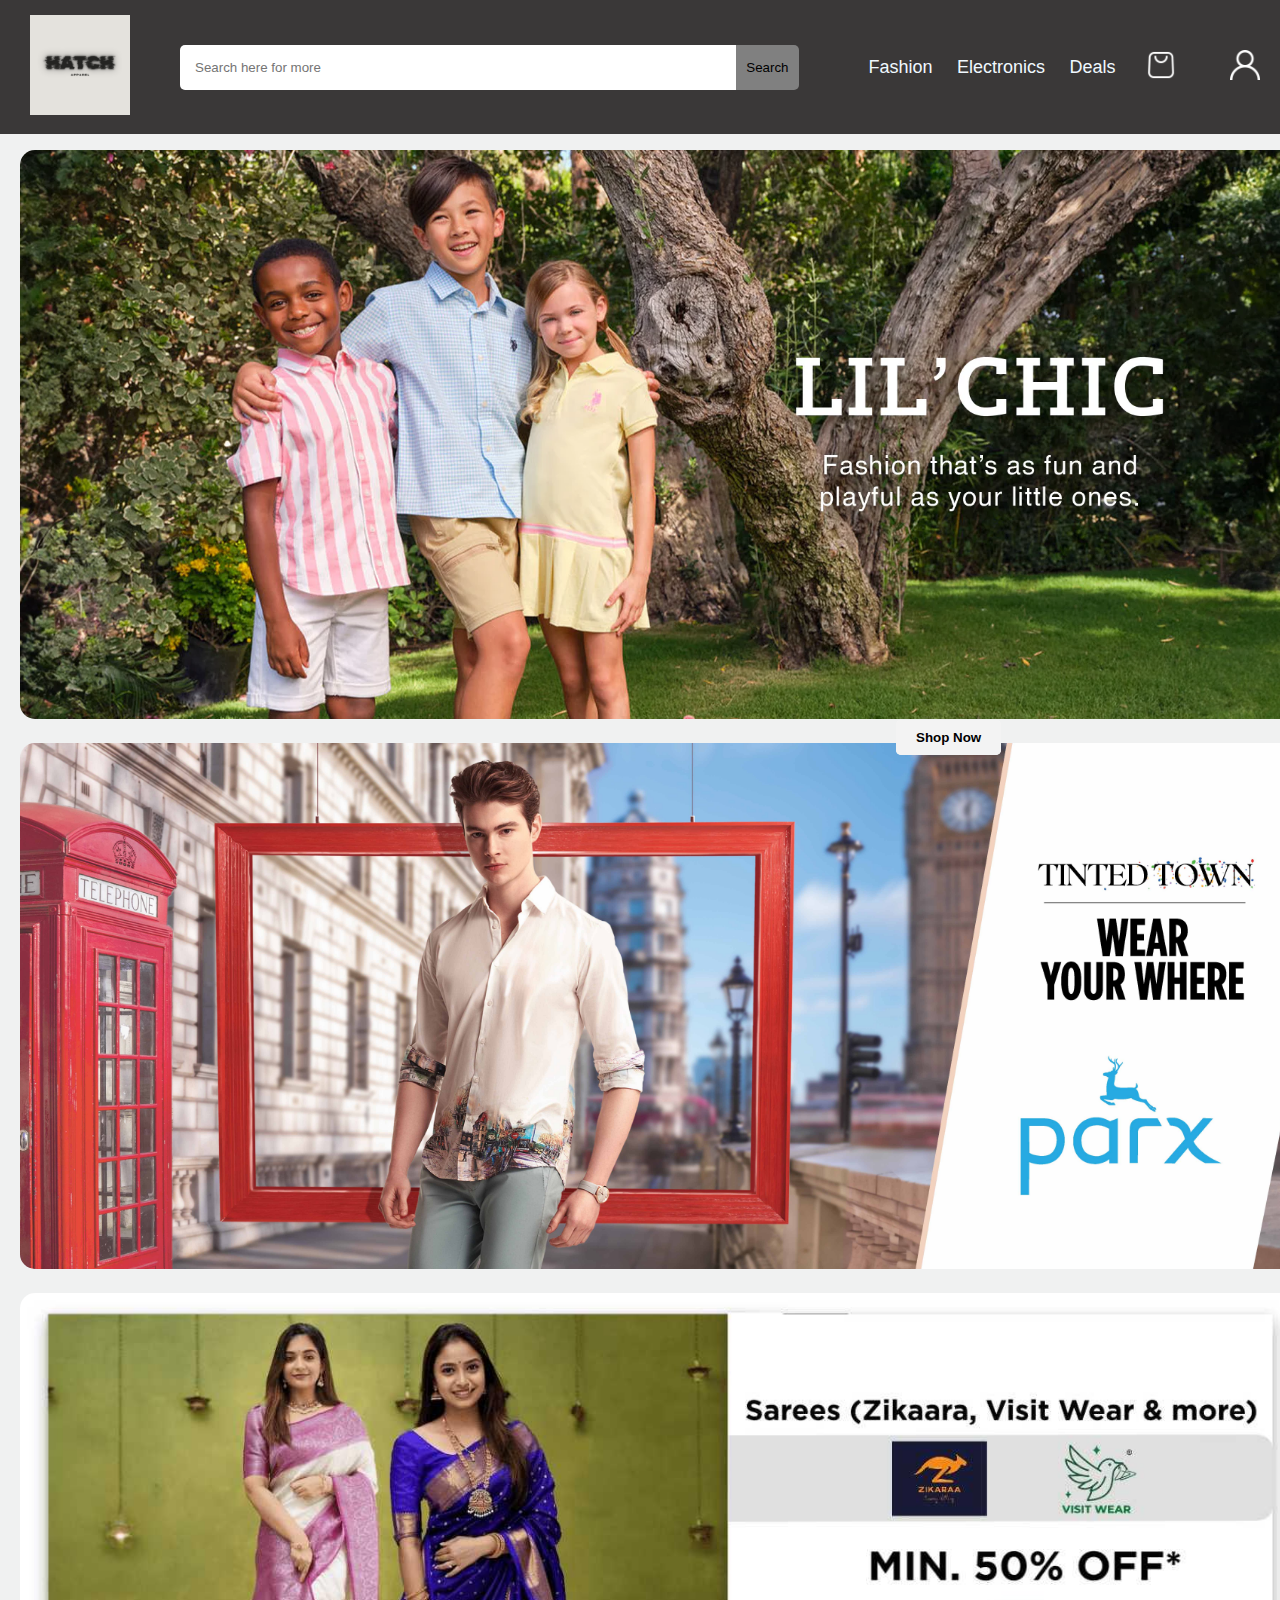
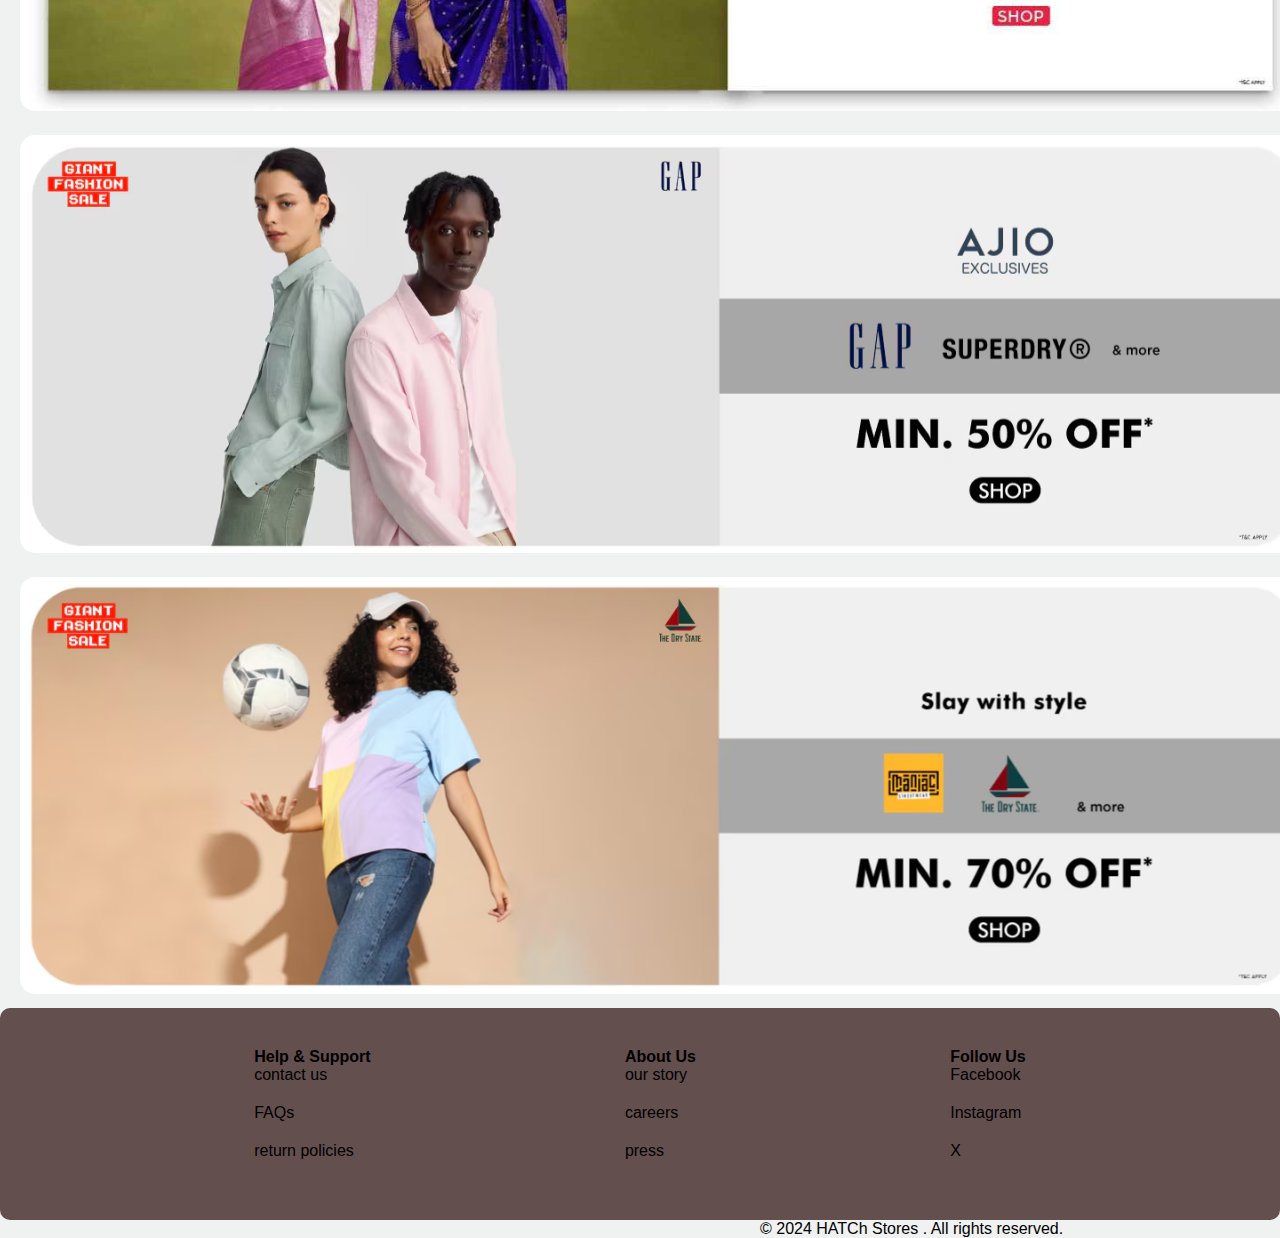
<file: index.html>
<!DOCTYPE html>
<html lang="en">
<head>
    <meta charset="UTF-8">
    <meta name="viewport" content="width=device-width, initial-scale=1.0">
    <title>Hatch</title>
    <link rel="stylesheet" href="style.css">
    <link rel="stylesheet" href="fashion.css">
    
</head>
<body>
    <header class="nav-bar">
        <div class="logo">
           <a href="index.html"><img src="Hatch.png" alt="this image is not found"></a> 
        </div>
        <div class="search-bar">
            <input type="text" placeholder="Search here for more">
            <button>Search</button>
        </div>
        <div class="nav-links">
            <a href="fashion.html" >Fashion</a>
            <a href="electroincs.html">Electronics</a>
            <a href="deals.html">Deals</a>
        </div>
        <div class="nav-logo">
           <a href=""><img src="shopping-bag.png" alt="This image is not found"></a> 
            <a href=""><img src="user.png" alt="This image is not found"></a>

        </div>
    </header>
    <div class="main">
        <div class="hero">
           <img src="Lil_Chic_Banner_Desktop.png" alt="">
           <a href="https://uspoloassn.in/"><button class="buttons">Shop Now</button></a>
            <img src="r4.jpg" alt="">
            <a href="https://uspoloassn.in/" target="_blank"><button class="buttons">Shop Now</button>
            <a target="_blank" href="https://www.ajio.com/"><img src="ajio5.jpg" alt=""></a>
            <a target="_blank" href="https://www.ajio.com/"><img src="ajio1.avif" alt=""></a>
            <a target="_blank" href="https://www.ajio.com/"><img src="ajio2.avif" alt=""></a>
    
        </div>
    </div>

    <div class="foot">
        <div class="foot-links">
            <h4>Help & Support</h4>
            <ul>
                <li>contact us</li>
                <li>FAQs</li>
                <li>return policies</li>
            </ul>
        </div>
        <div class="foot-links">
            <h4>About Us</h4>
            <ul>
                <li>our story</li>
                <li>careers</li>
                <li>press</li>
            </ul>
        </div>
        <div class="foot-links">
            <h4>Follow Us</h4>
            <ul>
                <li>Facebook</li>
                <li>Instagram</li>
                <li>X</li>
            </ul>
        </div>
       
    </div>
    <div class="foot-copy">
        <p>&copy; 2024 HATCh Stores . All rights reserved.</p>
    </div>
</body>
</html>
</file>
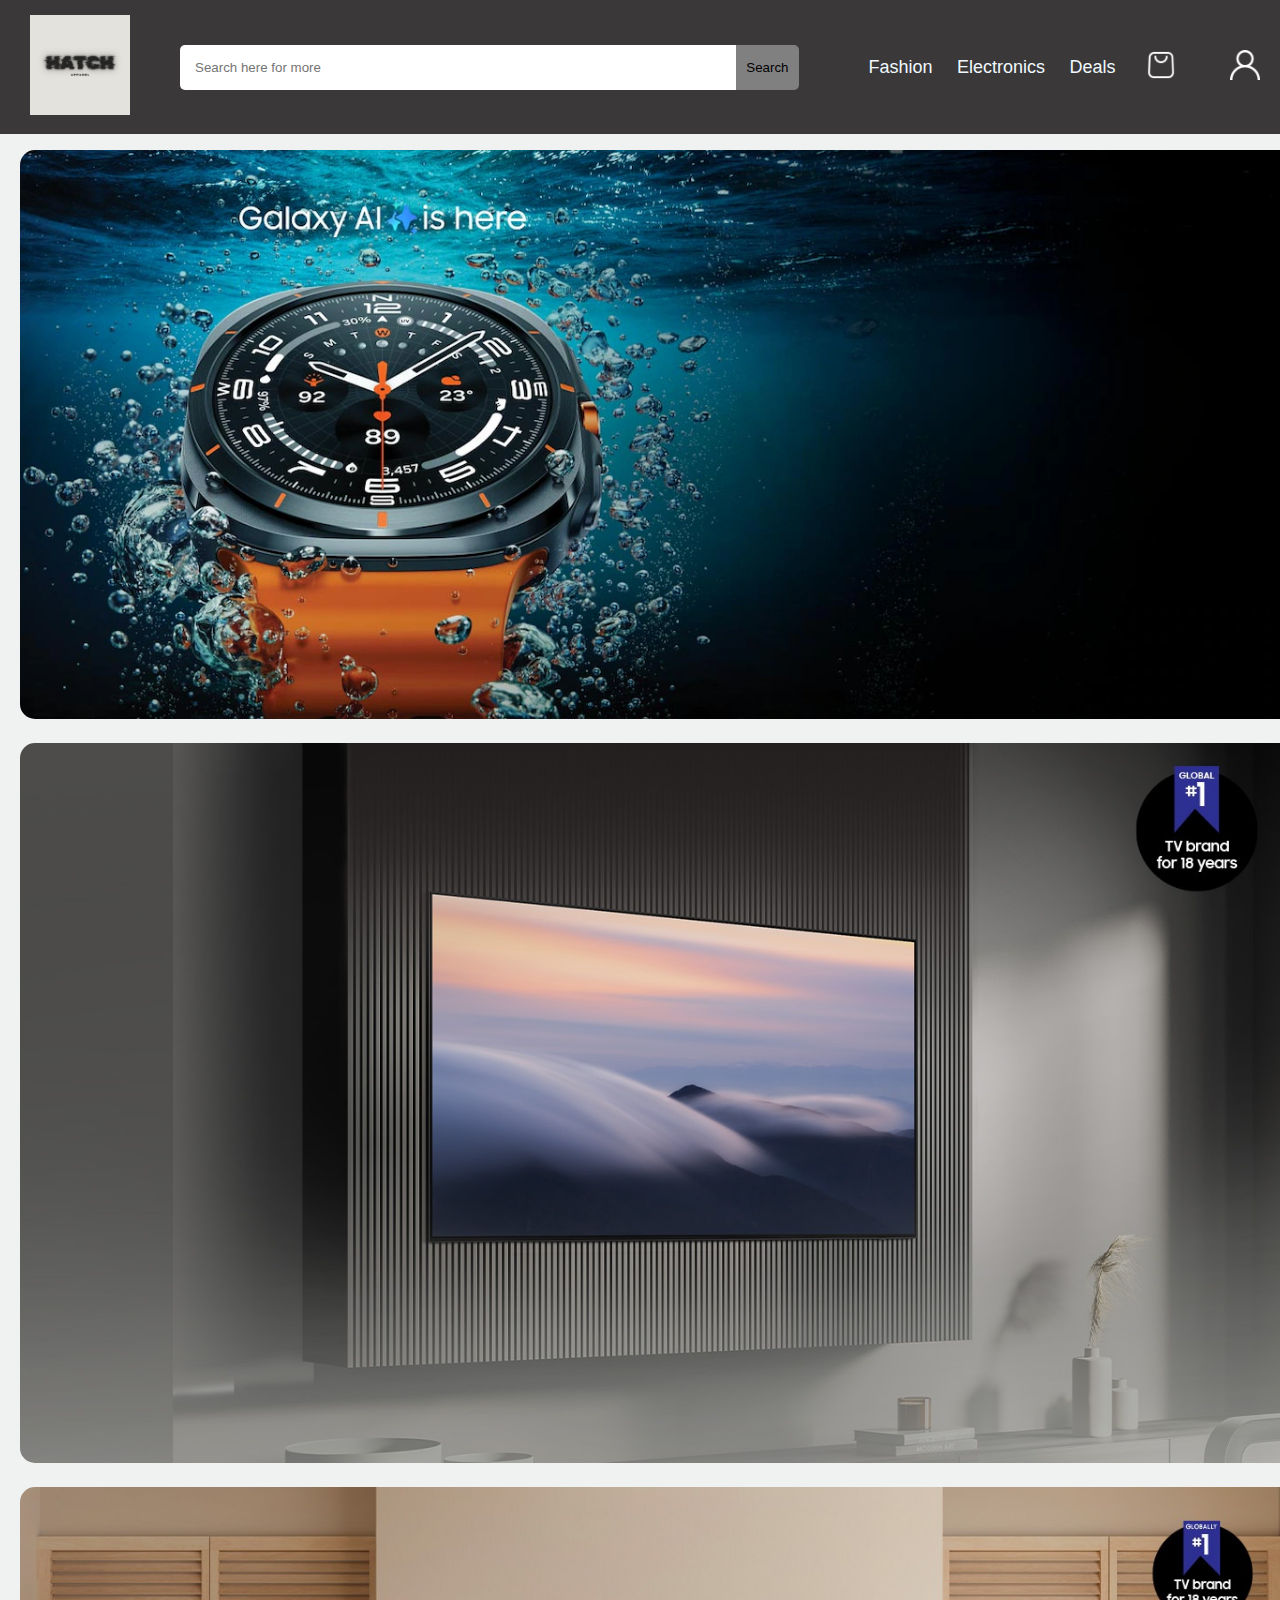
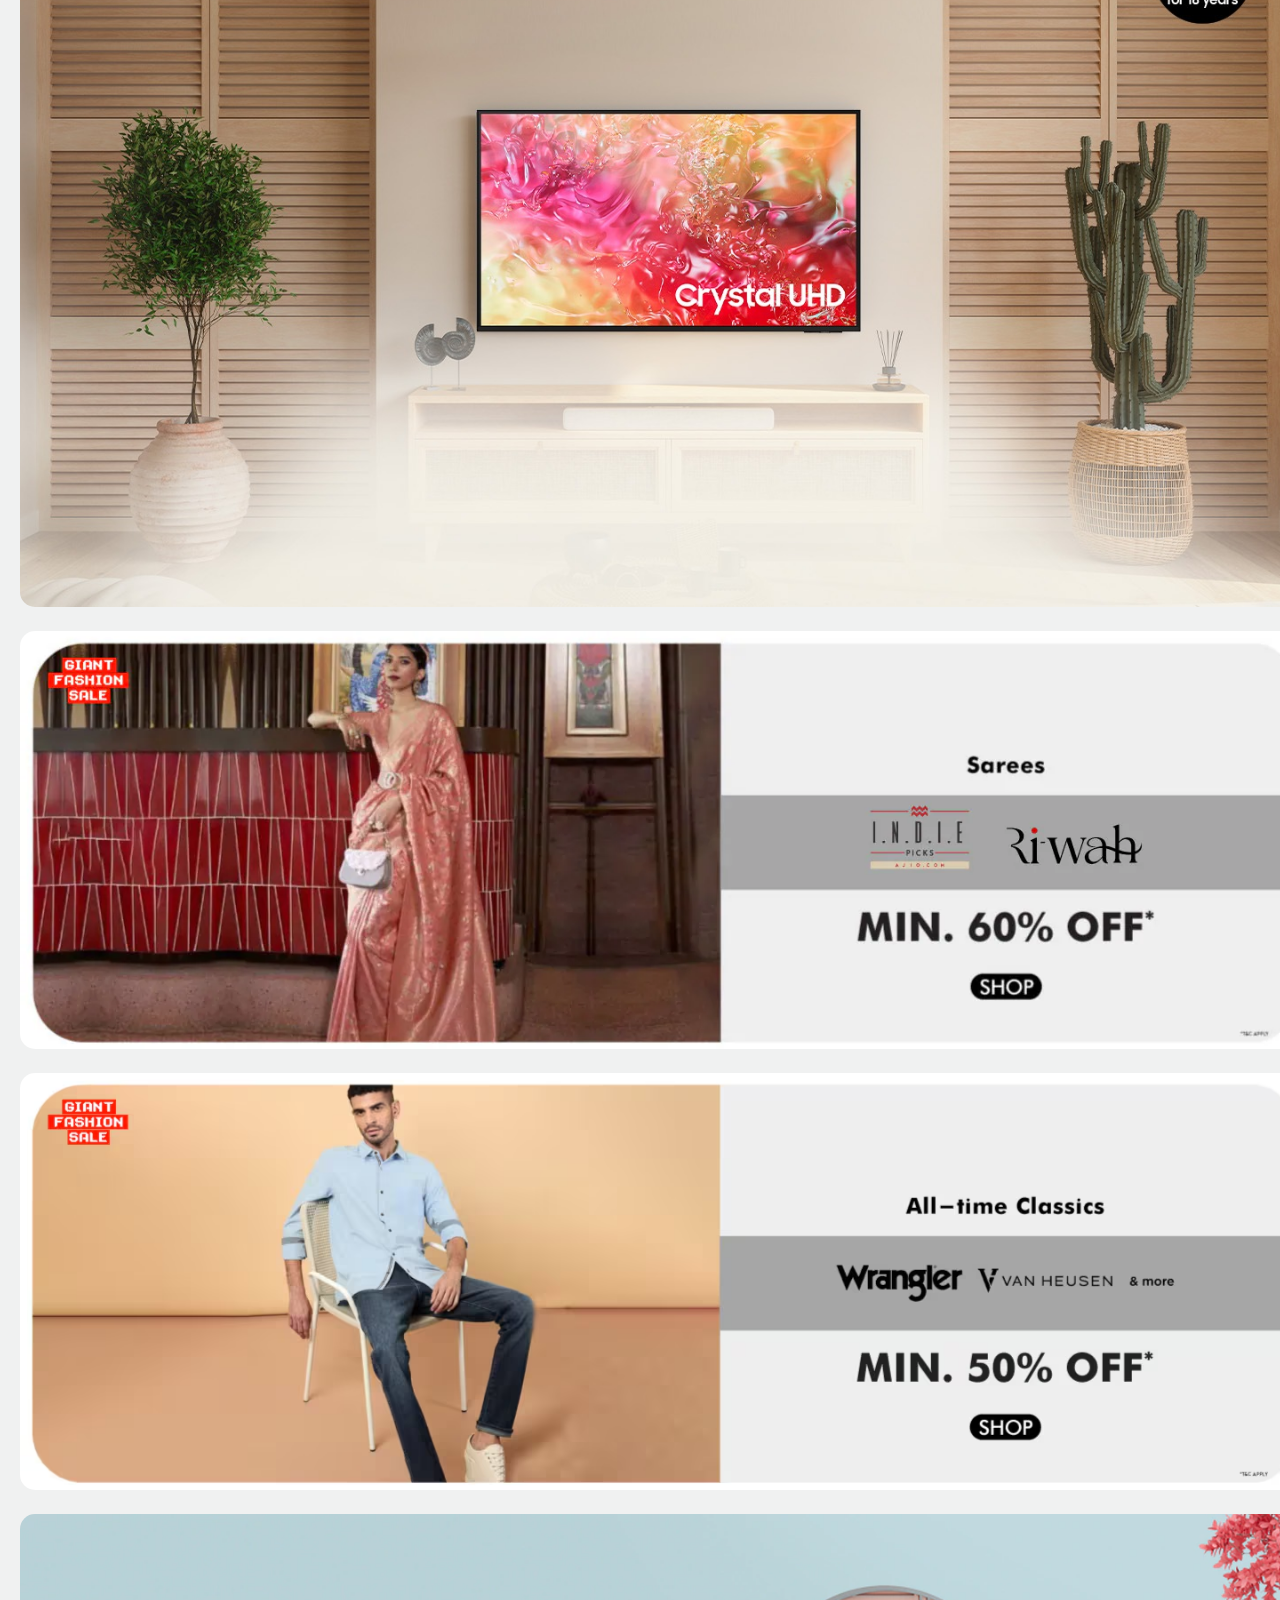
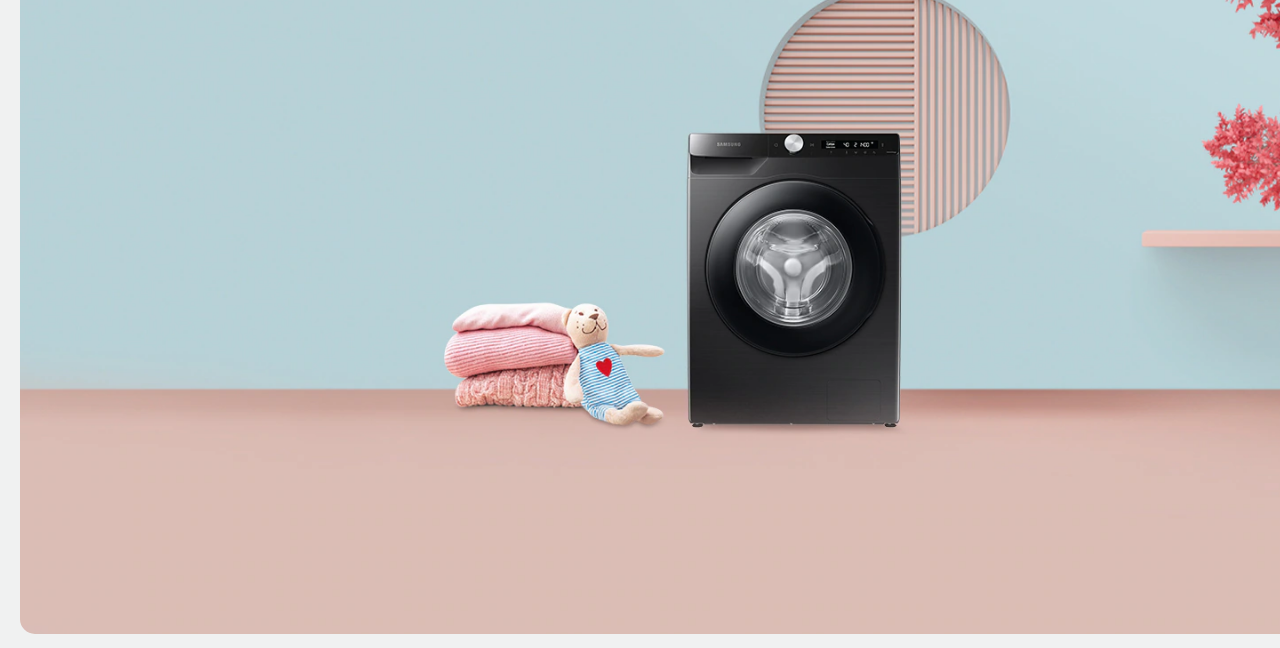
<file: deals.html>
<!DOCTYPE html>
<html lang="en">
<head>
    <meta charset="UTF-8">
    <meta name="viewport" content="width=device-width, initial-scale=1.0">
    <title>Hatch</title>
    <link rel="stylesheet" href="style.css">
</head>
<body>
    <div class="nav-bar">
        <div class="logo">
           <a href="index.html"><img src="Hatch.png" alt="this image is not found" ></a> 
        </div>
        <div class="search-bar">
            <input type="text" placeholder="Search here for more">
            <button>Search</button>
        </div>
        <div class="nav-links">
            <a href="fashion.html" >Fashion</a>
            <a href="electroincs.html" >Electronics</a>
            <a href="">Deals</a>
        </div>
        <div class="nav-logo">
           <a href=""><img src="shopping-bag.png" alt="This image is not found"></a> 
            <a href=""><img src="user.png" alt="This image is not found"></a>

        </div>
    </div>
    <div class="main">
        <div class="hero">
            <a target="_blank" href="https://www.samsung.com/in/?srsltid=AfmBOoqPpBeT1AUvLrWGrKakxz7HShc2M7vsZavmgUK5wScwzy7U9LEH"><img src="samsung_watch.webp" alt=""></a>
            <a href="https://www.samsung.com/in/?srsltid=AfmBOoqPpBeT1AUvLrWGrKakxz7HShc2M7vsZavmgUK5wScwzy7U9LEH" target="_blank"> <img src="tv2.jpg" alt="" ></img></a>
             <a target="_blank" href="https://www.samsung.com/in/?srsltid=AfmBOoqPpBeT1AUvLrWGrKakxz7HShc2M7vsZavmgUK5wScwzy7U9LEH"><img src="tv3.jpg" alt=""></a>
            
             <a target="_blank" href="https://www.ajio.com/"><img src="ajio3.webp" alt=""></a>
             <a target="_blank" href="https://www.ajio.com/"><img src="ajio4.avif" alt=""></a>
             <a target="_blank" href="https://www.samsung.com/in/?srsltid=AfmBOoqPpBeT1AUvLrWGrKakxz7HShc2M7vsZavmgUK5wScwzy7U9LEH"><img src="wm.webp" alt=""></a>
         </div>
    </div>
</body>
</html>
</file>
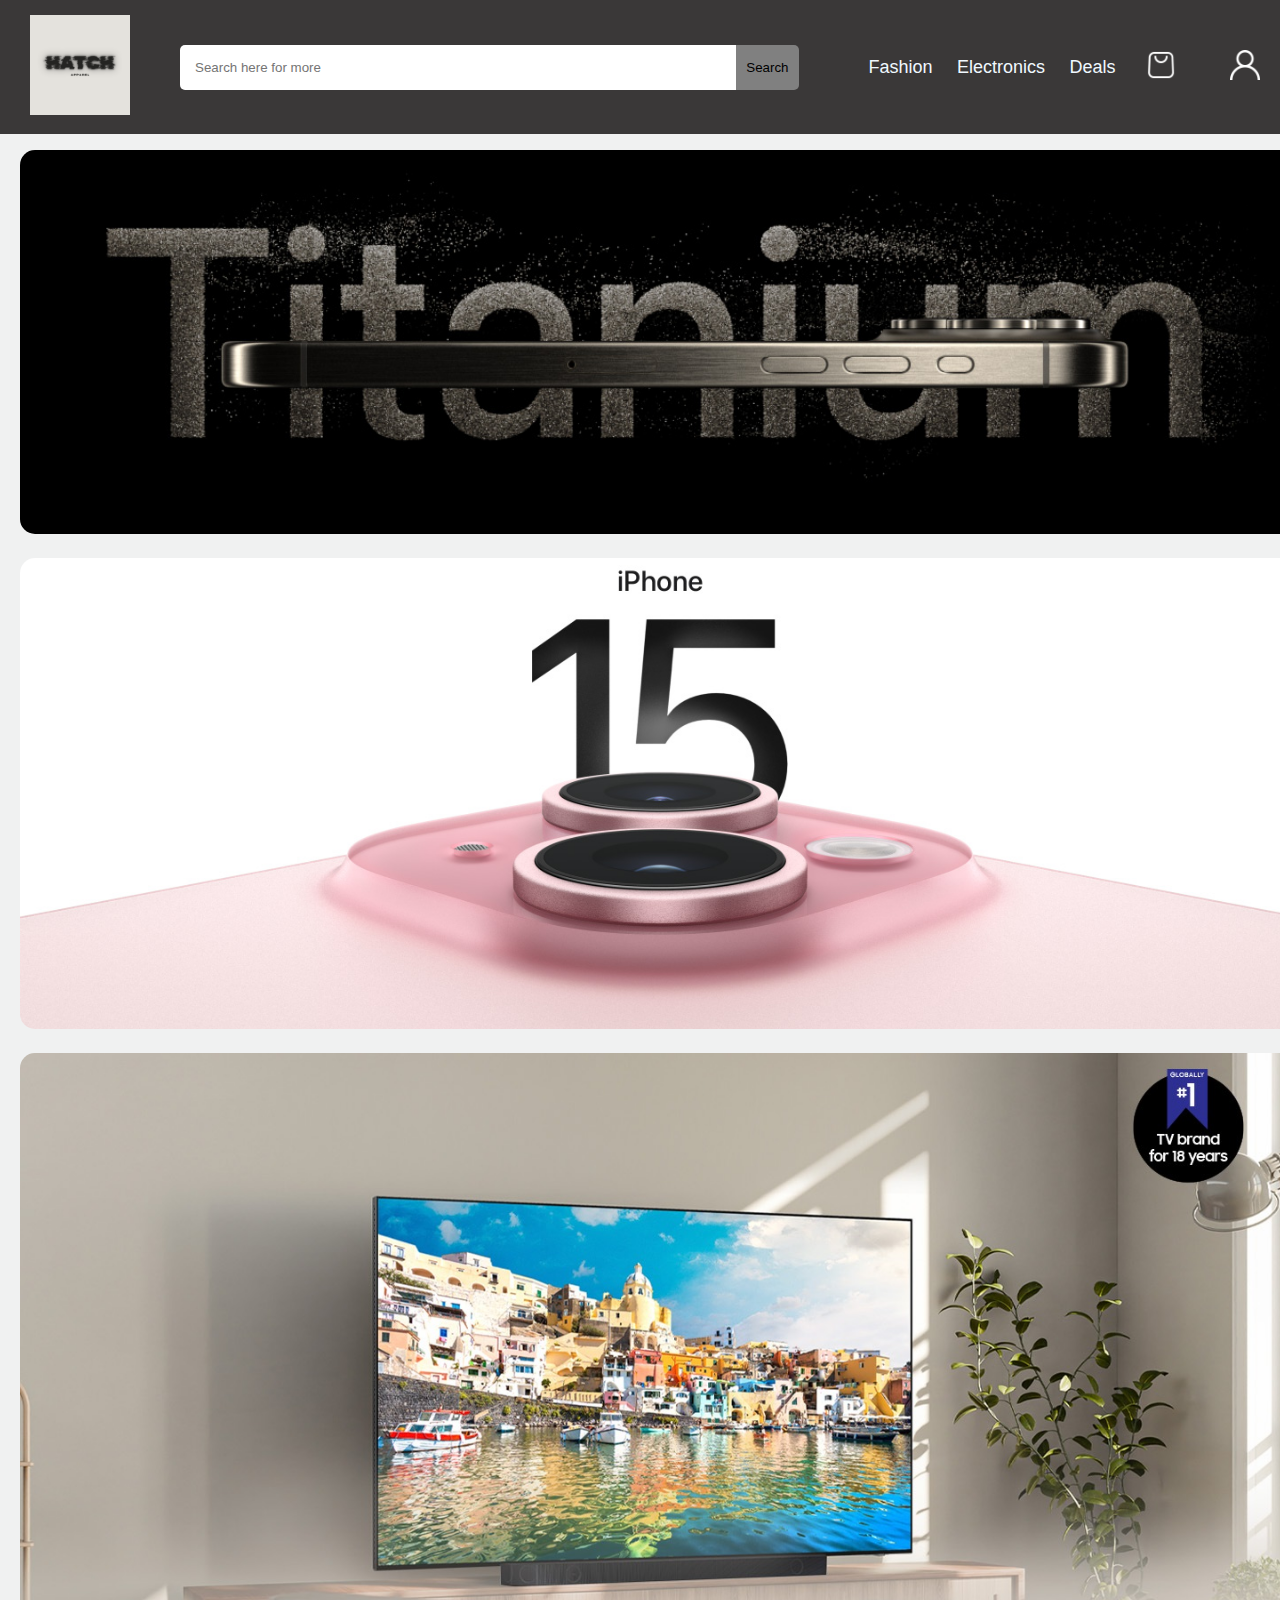
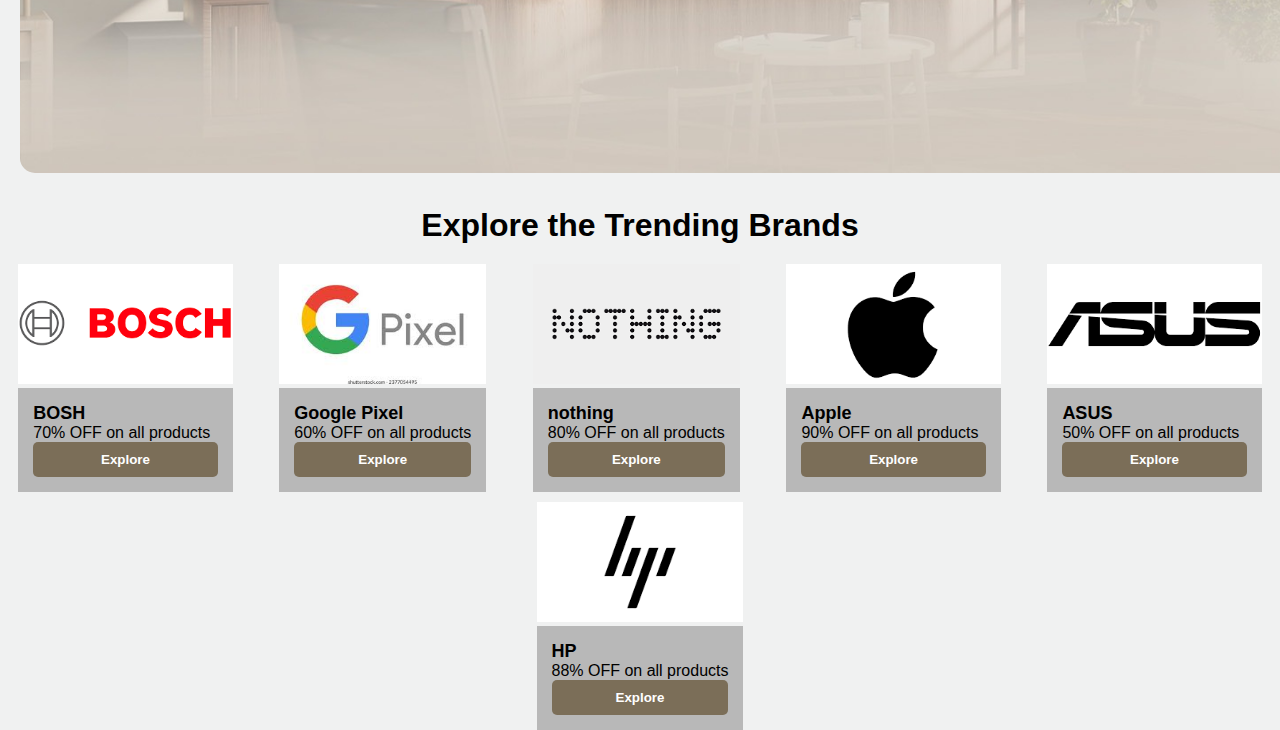
<file: electroincs.html>
<!DOCTYPE html>
<html lang="en">
<head>
    <meta charset="UTF-8">
    <meta name="viewport" content="width=device-width, initial-scale=1.0">
    <title>Hatch</title>
    <link rel="stylesheet" href="style.css">
    <link rel="stylesheet" href="fashion.css">
</head>
<body>
    <div class="nav-bar">
        <div class="logo">
           <a href="index.html"><img src="Hatch.png" alt="this image is not found"></a> 
        </div>
        <div class="search-bar">
            <input type="text" placeholder="Search here for more">
            <button>Search</button>
        </div>
        <div class="nav-links">
            <a href="fashion.html" >Fashion</a>
            <a href="">Electronics</a>
            <a href="deals.html" >Deals</a>
        </div>
        <div class="nav-logo">
           <a href=""><img src="shopping-bag.png" alt="This image is not found"></a> 
            <a href=""><img src="user.png" alt="This image is not found"></a>

        </div>
    </div>
    <div class="main">
        <div class="hero">
            <a href="https://www.apple.com/in/iphone-15-pro/" target="_blank"> <img src="iphone.jpg" alt=""></a>
             <a href="https://www.apple.com/in/iphone-15/" target="_blank"><img src="hero_endframe__e0ajd2ayxqc2_large.jpg" alt=""></a>
             <a href="https://www.samsung.com/in/?srsltid=AfmBOoqPpBeT1AUvLrWGrKakxz7HShc2M7vsZavmgUK5wScwzy7U9LEH" target="_blank"><img src="tv.jpg" alt=""></a>
         </div>
    </div>
    <h1 class="heading">Explore the Trending Brands</h1>
    <div class="products">
        <div class="cards">
            <img src="boshlogo.png" alt="">
            <div class="pro-description">  
                <h4>BOSH</h4>
                <p>70% OFF on all products</p>
                <button>Explore</button>
            </div>    
        </div>
        <div class="cards">
            <img src="gpixellogo.jpg" alt="">
            <div class="pro-description">
                <h4>Google Pixel</h4>
                <p>60% OFF on all products</p>
                <button>Explore</button>
            </div>    
        </div>
         <div class="cards">
            <img src="nothinglogo.png" alt="">
            <div class="pro-description">
                <h4>nothing</h4>
                <p>80% OFF on all products</p>
                <button>Explore</button>
            </div>
        </div>
        <div class="cards">
            <img src="applelogo.png" alt="">
            <div class="pro-description">
                <h4>Apple</h4>
                <p>90% OFF on all products</p>
                <button>Explore</button>
            </div>
        </div>
        <div class="cards">
            <img src="download.png" alt="">
            <div class="pro-description">
                <h4>ASUS</h4>
                <p>50% OFF on all products</p>
                <button>Explore</button>
            </div>    
        </div>
        <div class="cards">
            <img src="hplogo.png" alt="">
            <div class="pro-description">
                <h4>HP</h4>
                <p>88% OFF on all products</p>
                <button>Explore</button>
            </div>    
        </div>
    </div>
</body>
</html>
</file>
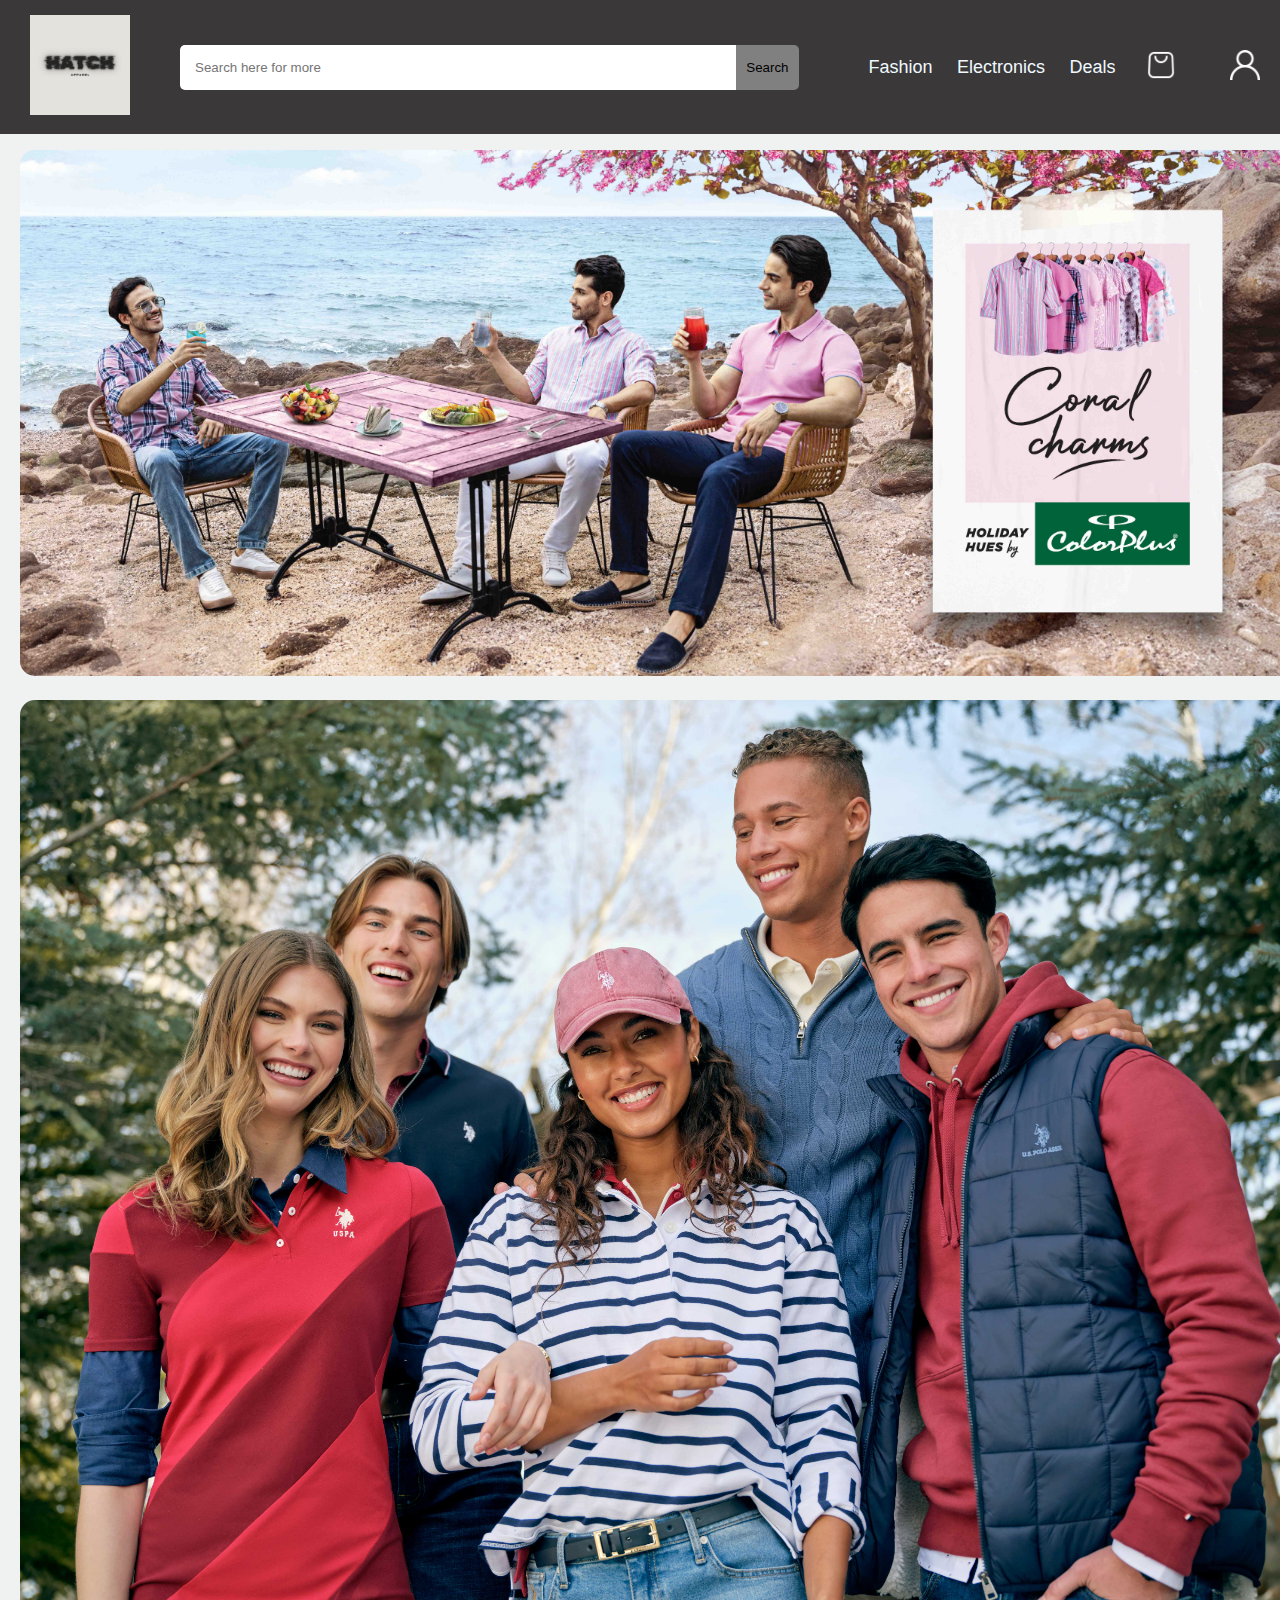
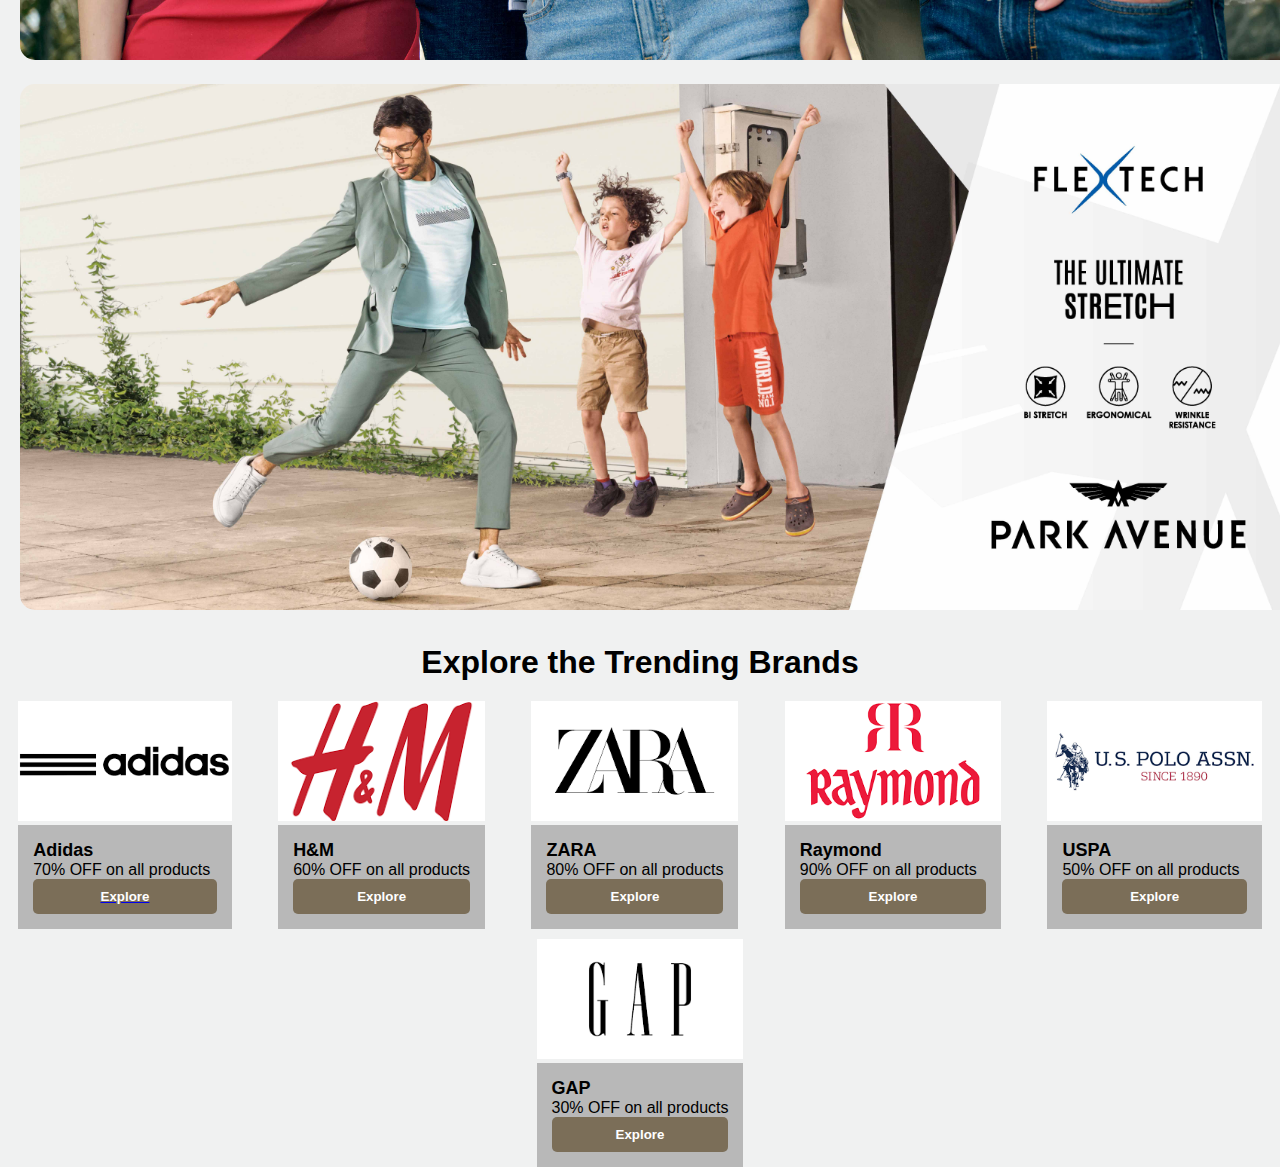
<file: fashion.html>
<!DOCTYPE html>
<html lang="en">
<head>
    <meta charset="UTF-8">
    <meta name="viewport" content="width=device-width, initial-scale=1.0">
    <title>Hatch</title>
    <link rel="stylesheet" href="style.css">
    <link rel="stylesheet" href="fashion.css">
</head>
<body>
    <div class="nav-bar">
        <div class="logo">
           <a href="index.html"><img src="Hatch.png" alt="this image is not found"></a>
        </div>
        <div class="search-bar">
            <input type="text" placeholder="Search here for more">
            <button>Search</button>
        </div>
        <div class="nav-links">
            <a href="">Fashion</a>
            <a href="electroincs.html" >Electronics</a>
            <a href="deals.html" >Deals</a>
        </div>
        <div class="nav-logo">
           <a href=""><img src="shopping-bag.png" alt="This image is not found"></a> 
            <a href=""><img src="user.png" alt="This image is not found"></a>

        </div>
    </div>
    <div class="main">
        <div class="hero">
            <a href="https://www.raymond.in/" target="_blank"><img src="r2.jpg" alt=""></a>
            <a target="_blank" href="https://www.raymond.in/"><img src="fasion1.jpg" alt=""></a>
            <a target="_blank" href="https://www.raymond.in/"> <img src="r3.jpg" alt=""></a>
         </div>
    </div>
    <h1 class="heading">Explore the Trending Brands</h1>
    <div class="products">
        <div class="cards">
            <img src="adidaslogo.png" alt="">
            <div class="pro-description">  
                <h4>Adidas</h4>
                <p>70% OFF on all products</p>
                <a href="adidas.html"><button>Explore</button></a>
            </div>    
        </div>
        <div class="cards">
            <img src="h&mlogo.png" alt="">
            <div class="pro-description">
                <h4>H&M</h4>
                <p>60% OFF on all products</p>
                <button>Explore</button>
            </div>    
        </div>
         <div class="cards">
            <img src="zaralogo.png" alt="">
            <div class="pro-description">
                <h4>ZARA</h4>
                <p>80% OFF on all products</p>
                <button>Explore</button>
            </div>
        </div>
        <div class="cards">
            <img src="Raymondlogo.jpg" alt="">
            <div class="pro-description">
                <h4>Raymond</h4>
                <p>90% OFF on all products</p>
                <button>Explore</button>
            </div>
        </div>
        <div class="cards">
            <img src="uspolologo.png" alt="">
            <div class="pro-description">
                <h4>USPA</h4>
                <p>50% OFF on all products</p>
                <button>Explore</button>
            </div>    
        </div>
        <div class="cards">
            <img src="gaplogo.png" alt="">
            <div class="pro-description">
                <h4>GAP</h4>
                <p>30% OFF on all products</p>
                <button>Explore</button>
            </div>    
        </div>
       
    </div>
</body>
</html>
</file>
<file: style.css>
@import url('https://fonts.cdnfonts.com/css/samsung-sharp-sans');

                


*{
    margin: 0px;
    padding: 0px;
    box-sizing:border-box ;
    font-family: 'Samsung Sharp Sans', sans-serif;
}


body{
    background-color: rgb(240, 241, 241);
   
    
}

.nav-bar{
    display: flex;
    justify-content: center;
    align-items: center;
   background-color: rgb(71, 71, 70);
   position: fixed;
   width: 100%;
   top: 0;
}
.nav-bar:hover{
    background-color:rgb(58, 56, 56) ;
}

.logo img{
    height: 100px;
    margin: 15px 30px 15px 30px;

}

.search-bar{
    display: flex;
    flex: 1;
    margin: 0px 20px;
}

.search-bar input{
    display: flex;
    flex: 1;
    padding:15px;
    border: none;
    border-radius: 5px 0px 0px 5px;
}

.search-bar button{
   
    padding: 5px 10px;
    border-radius: 0px 5px 5px 0px;
    border: none;
    background-color: gray;
    cursor: pointer;
    margin-right: 30px;
} 

.search-bar button:hover{
    background-color: darkgrey;
}

.nav-links a{
    text-decoration: none;
    color: aliceblue;
    font-size: large;
    margin-left: 20px;
}

.nav-links a:hover{
    text-decoration: underline;
}

.nav-logo a{
    margin-left: 20px;
    margin-right: 10px;
}

.nav-logo img{
    width: 30px;
    margin-left: 10px ;
    margin-right: 10px;
    filter: invert(100%);
}

.hero img{
    margin: 10px 20px;
    width: 100%;
    border-radius: 15px;
    transition: transform 0.3s;

    
}

.main{
    padding-top: 140px;
}


.hero img:hover{
   
    border: 7px rgb(124, 12, 12);
}



.buttons{
    position: absolute;
    top: 80%;
    left: 70%;
    display: block;
    margin: 0 auto;
    text-align: center;
    padding: 10px 20px; /* Adjust the padding as needed */
    background-color: #f3f3f3; /* Button background color */
    color: white; /* Button text color */
    border: none; /* Remove border if needed */
    border-radius: 5px; /* Add rounded corners if desired */
    cursor: pointer;
   
    text-decoration: none;
    font-weight:bold;
    color: black;
}
</file>
<file: fashion.css>
.heading{
    text-align: center;
    margin-top: 20px;
    margin-bottom: 20px;
}



.products{
    display: flex;
    flex-direction: row;
    flex-wrap: wrap;
    justify-content: space-around;
    gap: 10px;
    border-radius: 20px;
}

.pro-description{
    background-color:rgb(184, 184, 184);
    padding: 15px;
    flex-grow:  1 ;

}

.cards{
    border-radius: 30px;
}

.pro-description h4{
    font-size: large;
    
}



.foot{
    background-color: rgb(100, 79, 79);
    display: flex;
    padding: 20px;
    justify-content: space-evenly;
    border-radius: 10px;

}

.foot-links{
    margin: 20px;
}

.foot-links h4{
    margin-top: 0;
}


.foot-links ul{
    list-style: none;
    padding: 0;
    margin: 0;
}

.foot-links li{
    margin-bottom:20px ;
}



.foot-copy{
    justify-content:right;
    margin-left:760px;
}


.cards img{
    width: 100%;
    height: 120px;
    object-fit: cover;
}

.cards button{
    /* display: flex;
    flex: 1;
    margin:0 auto;
    padding: 3px;
    color: black;
    background-color: rgb(124, 114, 87);
    border: none;
    border-radius: 9px;
    font-size: medium;
    width: 100%;
    font-weight: 600;
    text-align: center; */

    display: block;
    margin: 0 auto;
    text-align: center;
    padding: 10px 20px; /* Adjust the padding as needed */
    background-color: #7B6E58; /* Button background color */
    color: white; /* Button text color */
    border: none; /* Remove border if needed */
    border-radius: 5px; /* Add rounded corners if desired */
    cursor: pointer;
    width: 100%;
    text-decoration: none;
    font-weight:bold;
}

.cards button:hover{
    background-color: rgb(82, 79, 71);
}
</file>
